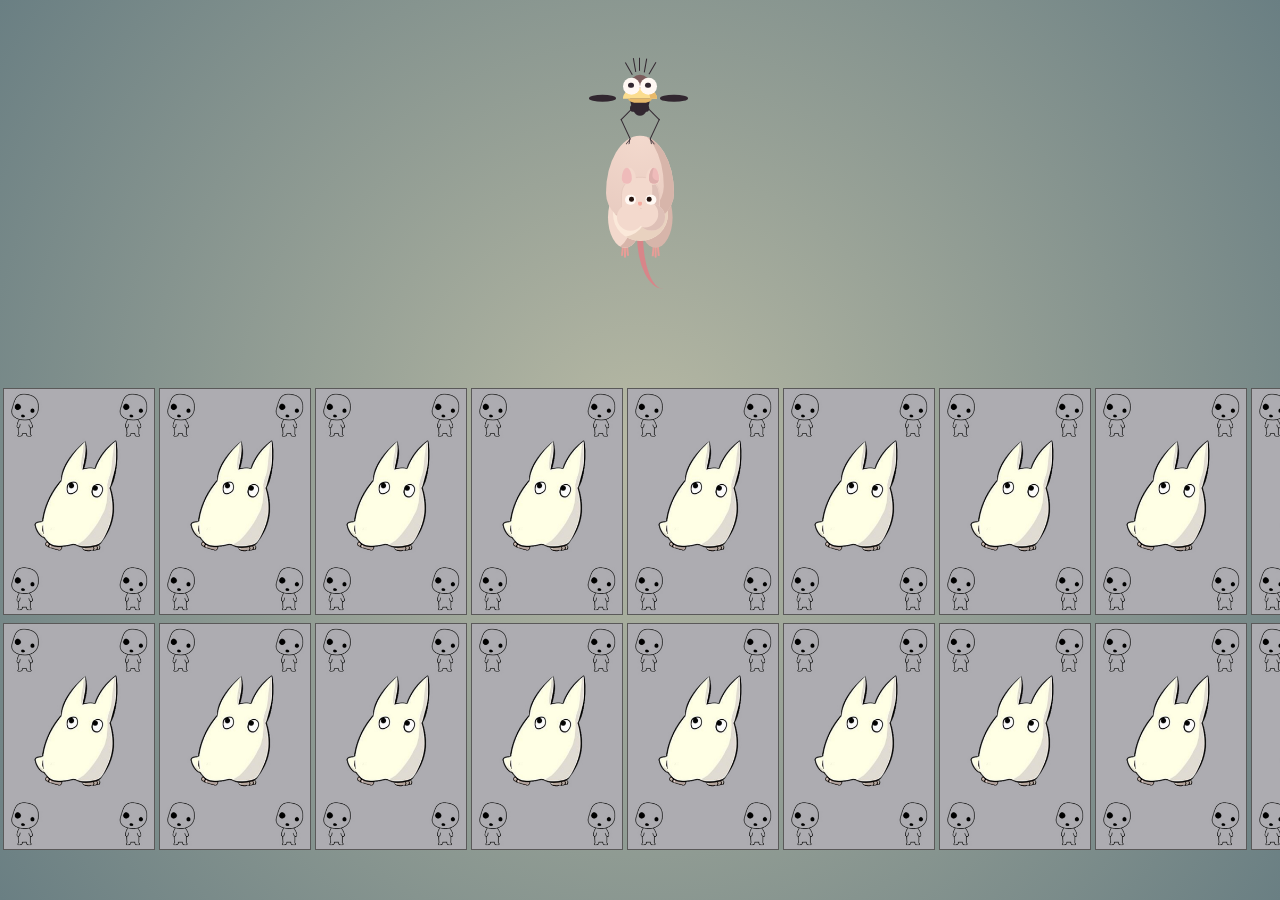
<file: index.html>
<!DOCTYPE html>
<html lang="fr">
<head>
  <meta charset="UTF-8">
  <meta name="viewport" content="width=device-width, initial-scale=1.0">
  <meta http-equiv="X-UA-Compatible" content="ie=edge">
  <link rel="stylesheet" href="https://cdn.jsdelivr.net/npm/bootstrap@4.6.0/dist/css/bootstrap.min.css" integrity="sha384-B0vP5xmATw1+K9KRQjQERJvTumQW0nPEzvF6L/Z6nronJ3oUOFUFpCjEUQouq2+l" crossorigin="anonymous">
  <link rel="stylesheet" href="Css/style.css">
  <title>Memory</title>
</head>
<body>
  <div class="wrap">
    <div class="boh-yubird">
      <div class="boh">
        <div class="feet"></div>
        <div class="tail"></div>
        <div class="lower-body"></div>
        <div class="upper-body"></div>
        <div class="head">
          <div class="eyes"></div>
          <div class="nose"></div>
          <div class="ears"></div>
        </div>
      </div>
      <div class="yubird">
        <div class="left-wing"></div>
        <div class="right-wing"></div>
        <div class="left-leg"></div>
        <div class="right-leg"></div>
        <div class="hair">
          <div class="hair-1"></div>
          <div class="hair-2"></div>
        </div>
        <div class="body"></div>
        <div class="beak"></div>
        <div class="yu-eyes"></div>
      </div>
    </div>
  </div>
  <div class="container">
    <div class="row bg">
      <table id="plateau" class="table no-border d-flex justify-content-center">
        <tr>
          <td class="col-3 no-border"><img class="image-fluid" src="Images/reverse-card.jpg" />
          </td>
          <td class="col-3"><img class="image-fluid" src="Images/reverse-card.jpg" />
          </td>
          <td class="col-3"><img class="image-fluid" src="Images/reverse-card.jpg" />
          </td>
          <td class="col-3"><img class="image-fluid" src="Images/reverse-card.jpg" />
          </td>
          <td class="col-3"><img class="image-fluid" src="Images/reverse-card.jpg" />
          </td>
          <td class="col-3"><img class="image-fluid" src="Images/reverse-card.jpg" />
          </td>
          <td class="col-3"><img class="image-fluid" src="Images/reverse-card.jpg" />
          </td>
          <td class="col-3"><img class="image-fluid" src="Images/reverse-card.jpg" />
          </td>
          <td class="col-3"><img class="image-fluid" src="Images/reverse-card.jpg" />
          </td>
          <td class="col-3"><img class="image-fluid" src="Images/reverse-card.jpg" />
          </td>
        </tr>
        <tr>
          <td class="col-3"><img class="image-fluid" src="Images/reverse-card.jpg" />
          </td>
          <td class="col-3"><img class="image-fluid" src="Images/reverse-card.jpg" />
          </td>
          <td class="col-3"><img class="image-fluid" src="Images/reverse-card.jpg" />
          </td>
          <td class="col-3"><img class="image-fluid" src="Images/reverse-card.jpg" />
          </td>
          <td class="col-3"><img class="image-fluid" src="Images/reverse-card.jpg" />
          </td>
          <td class="col-3"><img class="image-fluid" src="Images/reverse-card.jpg" />
          </td>
          <td class="col-3"><img class="image-fluid" src="Images/reverse-card.jpg" />
          </td>
          <td class="col-3"><img class="image-fluid" src="Images/reverse-card.jpg" />
          </td>
          <td class="col-3"><img class="image-fluid" src="Images/reverse-card.jpg" />
          </td>
          <td class="col-3"><img class="image-fluid" src="Images/reverse-card.jpg" />
          </td>
        </tr>
      </table>
    </div>
  </div>
  <script type="text/javascript" src="scripts/main.js"></script>
</body>
</html>
</file>
<file: Css/style.css>
body {
  margin: 0;
}

img {
  cursor: pointer;
  border: solid 1px #5a5959;
  height: 25vh;
}

.container {
  max-width: 205vh;
  height: 65vh;
  margin-top: 35vh;
}

.row {
  position: relative;
  top: 12%;
  animation: floatanim ease-in-out 4s;
  animation-iteration-count: infinite;
}

.table.no-border tr td, .table.no-border tr th {
  border-width: 0;
}

div, div:after, div:before {
  position: absolute;
  content: "";
}

.wrap {
  width: 100%;
  height: 100%;
  background: radial-gradient(circle, #b7b9a4, #6a7f83);
}

.boh-yubird {
  position: relative;
  top: 20%;
  transform: translateY(-50%);
  height: 88.4px;
  width: 68px;
  margin: auto;
  animation: floatanim ease-in-out 4s;
  animation-iteration-count: infinite;
  transform-origin: 50% 50%;
}

@keyframes floatanim {
  0% {
    transform: translate(0px, -30.6px);
  }
  50% {
    transform: translate(0px, -40.8px);
  }
  100% {
    transform: translate(0px, -30.6px);
  }
}
.upper-body {
  width: 68px;
  height: 88.4px;
  background: #f3d9cd;
  border-radius: 50% 50% 50% 50%/65% 65% 35% 35%;
  box-shadow: inset -10.2px -6.8px #d7b5aa;
  background: radial-gradient(circle at top, #f3d9cd, #e7cabf);
}

.lower-body {
  width: 34px;
  height: 61.2px;
  background: #f3d9cd;
  border-radius: 50%;
  top: 51px;
  left: 2.04px;
  box-shadow: 30.6px 0 0 0 #d7b5aa, inset -10.2px 0 #d7b5aa;
}

.lower-body:after {
  background: #fbe9da;
  width: 54.4px;
  height: 54.4px;
  border-radius: 50%;
  top: 0px;
  left: 5.1px;
  box-shadow: inset -20.4px -3.4px #e9d2c0;
}

.head {
  border: 1.36px solid #e7cabf;
  background: #f3d9cd;
  width: 37.4px;
  height: 37.4px;
  border-radius: 45% 45% 0 0;
  top: 40.8px;
  left: 14.96px;
  box-shadow: inset -6.8px -6.8px #dec0b7;
}

.head:before {
  background: #f3d9cd;
  width: 27.2px;
  height: 27.2px;
  border-radius: 50%;
  top: 25.84px;
  left: 15.64px;
  box-shadow: -21.08px 0 0 0 #f3d9cd, inset -6.8px -3.4px #dec0b7;
}

.eyes {
  background: #fff8f3;
  width: 10.2px;
  height: 10.2px;
  border-radius: 50%;
  top: 17px;
  left: 3.4px;
  box-shadow: 20.4px 0 0 0 #fff8f3;
}

.eyes:before {
  background: #26130e;
  width: 4.76px;
  height: 4.76px;
  border-radius: 50%;
  top: 2.04px;
  left: 4.08px;
  box-shadow: 17.68px 0 0 0 #26130e;
}

.nose {
  background: #f5aba0;
  width: 4.08px;
  height: 4.08px;
  border-radius: 20% 20% 50% 50%;
  top: 23.8px;
  left: 16.32px;
}

.ears {
  background: #f3d9cd;
  width: 13.6px;
  height: 17px;
  border-radius: 50%/70% 70% 30% 30%;
  top: -10.2px;
  left: 0;
  box-shadow: 23.8px 0 0 0 #f3d9cd;
}

.ears:after {
  background: #efbbba;
  width: 10.2px;
  height: 16.32px;
  border-radius: 50%/70% 70% 30% 30%;
  top: 0;
  left: 27.2px;
  box-shadow: -27.2px 0 0 0 #efbbba, inset 3.4px -3.4px #deafac;
}

.feet {
  background: #e89d97;
  width: 2.04px;
  height: 20.4px;
  top: 102px;
  left: 18.36px;
  border-radius: 3.4px;
  box-shadow: 30.6px 0 0 0 #e89d97;
}

.feet:after {
  background: #e89d97;
  width: 2.04px;
  height: 20.4px;
  top: -2.04px;
  left: -2.04px;
  border-radius: -2.04px;
  box-shadow: 30.6px -2.72px 0 0 #e89d97;
  transform: rotate(6deg);
}

.feet:before {
  background: #e89d97;
  width: 2.04px;
  height: 20.4px;
  top: -2.04px;
  left: 2.04px;
  border-radius: -2.04px;
  box-shadow: 30.6px 3.4px 0 0 #e89d97;
  transform: rotate(-6deg);
}

.tail {
  width: 20.4px;
  height: 54.4px;
  top: 98.6px;
  left: 30.6px;
  border-radius: 0 0 0 100%;
  border-left: 6.8px solid #d88589;
}

.body {
  background: #322730;
  width: 20.4px;
  height: 20.4px;
  border-radius: 50%/0% 0% 100% 100%;
  top: -40.8px;
  left: 23.8px;
}

.body:before {
  width: 20.4px;
  height: 20.4px;
  background: #7c5c5c;
  border-radius: 50%;
  top: -20.4px;
}

.body:after {
  background: #322730;
  width: 6.8px;
  height: 6.8px;
  border-radius: 50%;
  top: 10.2px;
  left: 0.68px;
  box-shadow: 12.24px 0 0 0 #322730;
}

.beak {
  background: #fbdd8f;
  width: 34px;
  height: 10.2px;
  border-radius: 50%/100% 100% 0 0;
  top: -47.6px;
  left: 17px;
  box-shadow: inset -6.8px 0 #e8b96a;
}

.beak:after {
  background: #e8b96a;
  width: 23.8px;
  height: 4.76px;
  border-radius: 50%/0 0 100% 100%;
  top: 10.2px;
  left: 5.44px;
}

.yu-eyes {
  width: 17px;
  height: 17px;
  border-radius: 50%;
  background: #fff8f3;
  top: -58.48px;
  left: 17px;
  box-shadow: 17px 0 0 0 #fff8f3;
}

.yu-eyes:after {
  width: 5.44px;
  height: 5.44px;
  border-radius: 50%;
  background: #322730;
  top: 5.44px;
  left: 5.44px;
  box-shadow: 17px 0 0 0 #322730;
}

.left-leg {
  width: 20.4px;
  height: 20.4px;
  border-left: 1.36px solid #322730;
  border-bottom: 1.36px solid #322730;
  transform: rotate(45deg) skewy(20deg);
  top: -23.8px;
  left: 15.64px;
}

.left-leg:after {
  width: 3.4px;
  height: 3.4px;
  border-left: 1.36px solid #322730;
  border-top: 1.36px solid #322730;
  transform: rotate(45deg) skewx(50deg);
  top: 23.12px;
  left: 19.04px;
}

.right-leg {
  width: 20.4px;
  height: 20.4px;
  border-right: 1.36px solid #322730;
  border-top: 1.36px solid #322730;
  transform: rotate(45deg) skewx(20deg);
  top: -23.8px;
  left: 30.6px;
}

.right-leg:after {
  width: 3.4px;
  height: 3.4px;
  border-left: 1.36px solid #322730;
  border-top: 1.36px solid #322730;
  transform: rotate(-45deg) skewy(50deg);
  top: 19.04px;
  left: 23.12px;
}

.hair-1 {
  width: 3.4px;
  height: 13.6px;
  border-left: 0.68px solid #322730;
  top: -78.2px;
  left: 33.32px;
}

.hair-1:after {
  width: 3.4px;
  height: 13.6px;
  border-left: 0.68px solid #322730;
  transform: rotate(10deg);
  top: 1.36px;
  left: 4.76px;
}

.hair-1:before {
  width: 3.4px;
  height: 13.6px;
  border-left: 0.68px solid #322730;
  transform: rotate(-10deg);
  top: 0.68px;
  left: -6.12px;
}

.hair-2 {
  width: 3.4px;
  height: 13.6px;
  border-left: 0.68px solid #322730;
  transform: rotate(-30deg);
  top: -75.48px;
  left: 21.76px;
}

.hair-2:after {
  width: 3.4px;
  height: 13.6px;
  border-left: 0.68px solid #322730;
  transform: rotate(60deg);
  top: 12.92px;
  left: 19.04px;
}

.left-wing {
  width: 27.2px;
  height: 6.8px;
  border-radius: 50%;
  background: #322730;
  top: -40.8px;
  left: -17px;
  animation: leftwinganim linear 0.15s;
  animation-iteration-count: infinite;
  transform-origin: 100% 50%;
}

@keyframes leftwinganim {
  0% {
    transform: translate(0px, 10.2px) rotate(-60deg);
  }
  50% {
    transform: translate(3.4px, -10.2px) rotate(60deg);
  }
  100% {
    transform: translate(0px, 10.2px) rotate(-60deg);
  }
}
.right-wing {
  width: 27.2px;
  height: 6.8px;
  border-radius: 50%;
  background: #322730;
  top: -40.8px;
  left: 54.4px;
  animation: rightwinganim linear 0.15s;
  animation-iteration-count: infinite;
  transform-origin: 0% 100%;
}

@keyframes rightwinganim {
  0% {
    transform: translate(0px, 10.2px) rotate(60deg);
  }
  50% {
    transform: translate(3.4px, -10.2px) rotate(-60deg);
  }
  100% {
    transform: translate(0px, 10.2px) rotate(60deg);
  }
}
.ccc, .ccc a {
  bottom: 0px;
  right: 0px;
  font-family: Tahoma;
  font-size: 10pt;
  padding: 5px;
  background: #eb5252;
  border-radius: 5px 0 0 0;
  color: white;
}

/*# sourceMappingURL=style.css.map */
</file>
